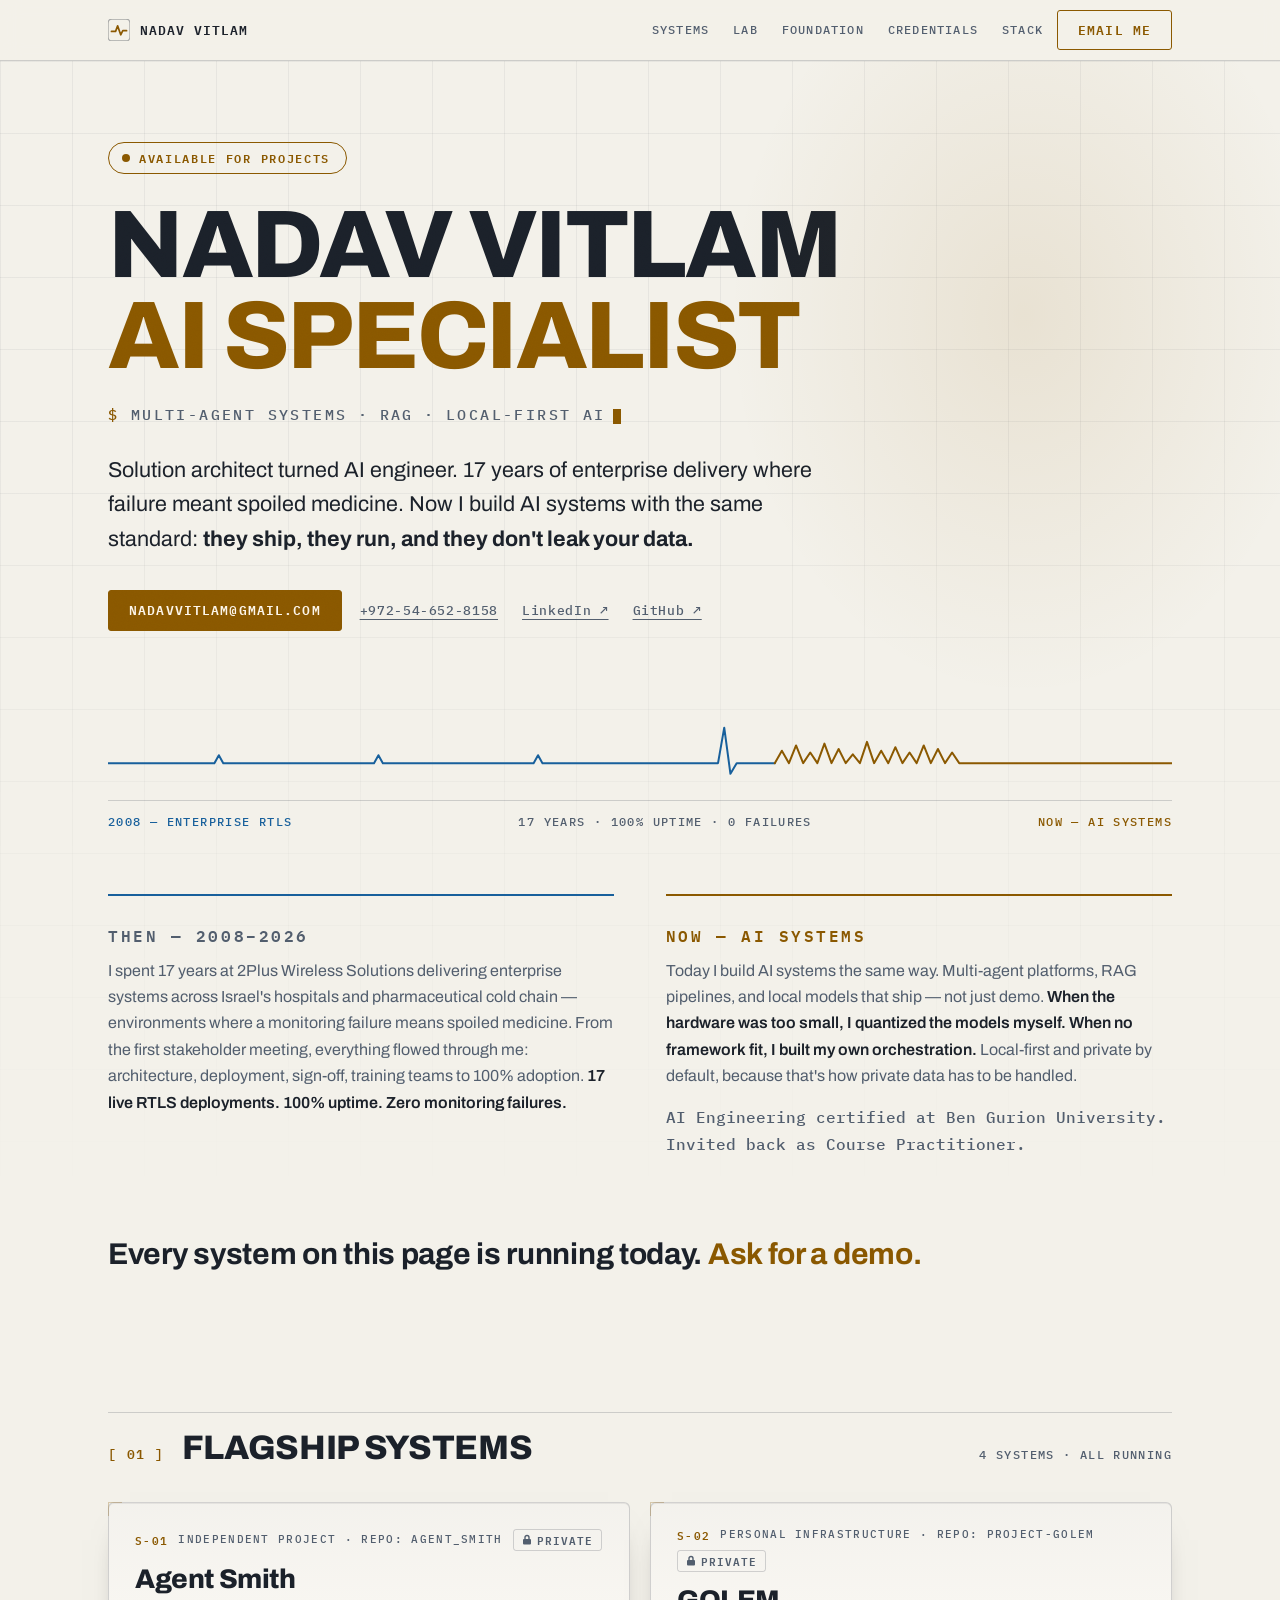
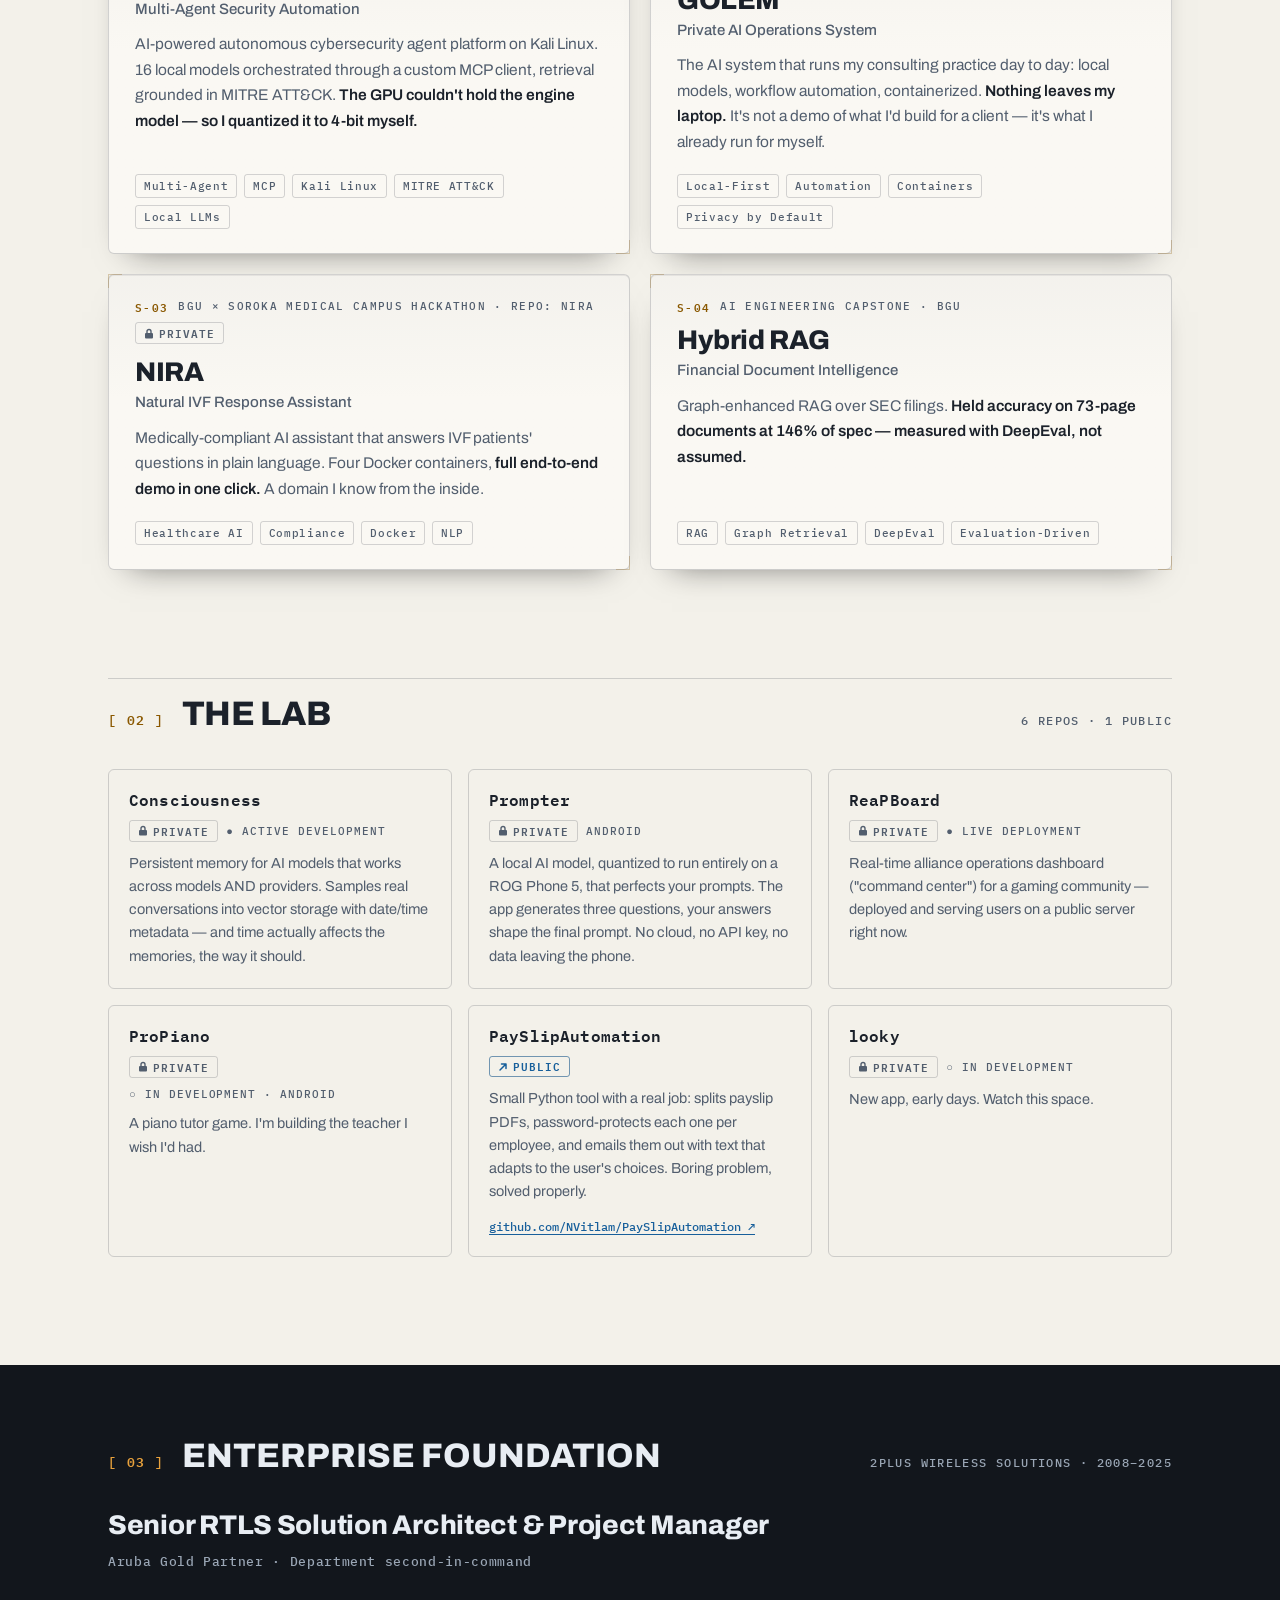
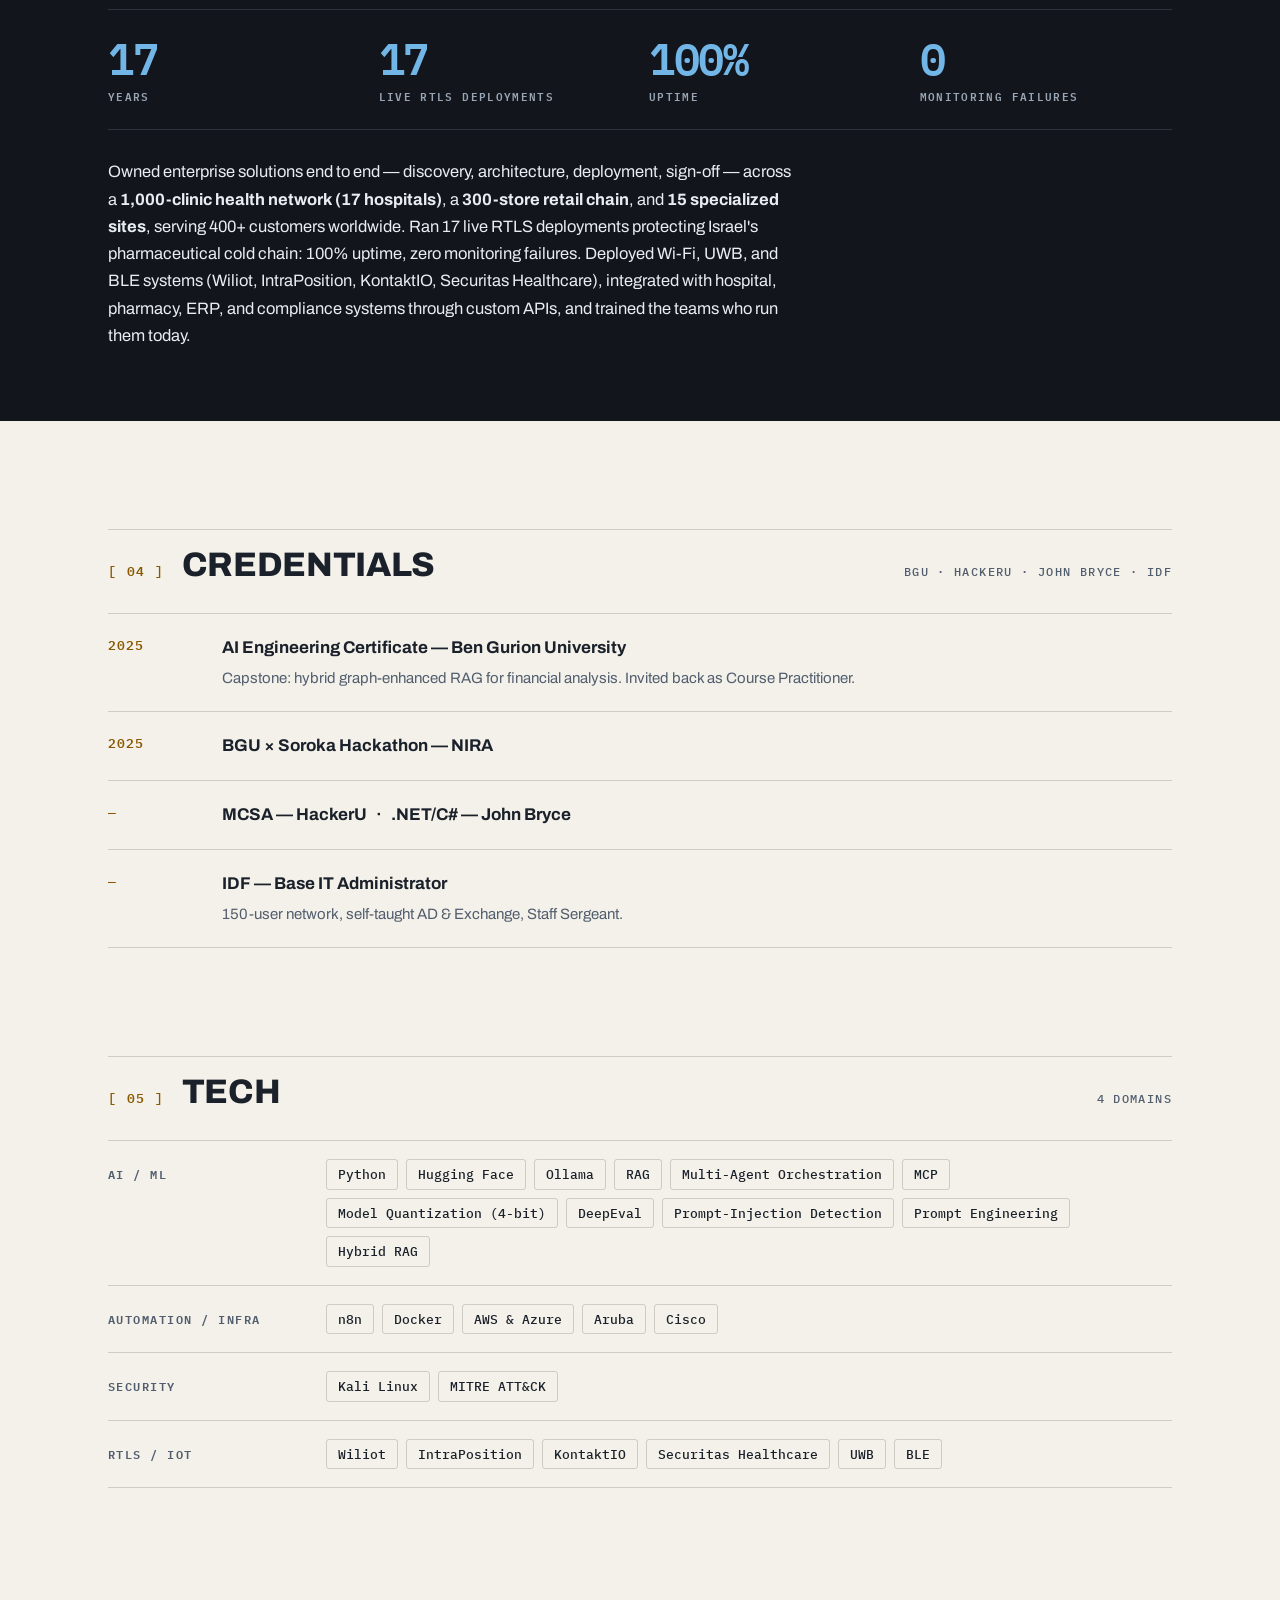
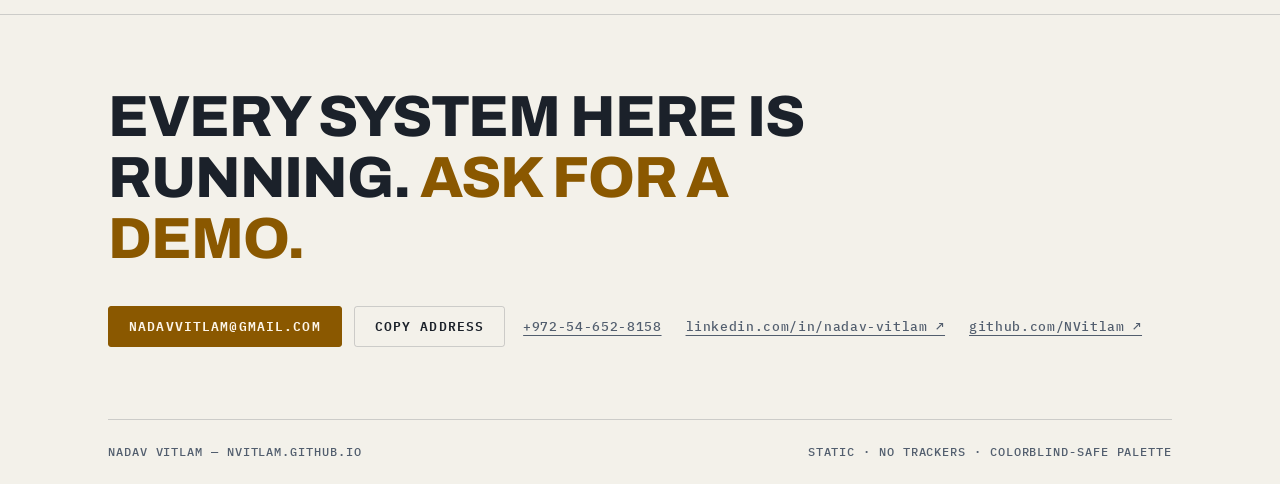
<file: index.html>
<!DOCTYPE html>
<!--
  NADAV VITLAM — AI SPECIALIST
  Hand-built static page. No framework, no build step, no trackers.
  Palette: Okabe-Ito derived (colorblind-safe). Type: Archivo + IBM Plex Mono.
  Every system described here is running. Ask for a demo: nadavvitlam@gmail.com
-->
<html lang="en">
<head>
<meta charset="utf-8">
<meta name="viewport" content="width=device-width, initial-scale=1">
<title>Nadav Vitlam — AI Specialist</title>
<meta name="description" content="Solution architect turned AI engineer. 17 years of enterprise delivery where failure meant spoiled medicine. Multi-agent systems, RAG, local-first AI — systems that ship, run, and don't leak your data.">
<link rel="canonical" href="https://nvitlam.github.io/">
<meta property="og:title" content="Nadav Vitlam — AI Specialist">
<meta property="og:description" content="Multi-Agent Systems · RAG · Local-First AI. 17 years of enterprise delivery behind it. Every system on this page is running — ask for a demo.">
<meta property="og:type" content="website">
<meta property="og:url" content="https://nvitlam.github.io/">
<meta property="og:image" content="https://nvitlam.github.io/assets/og.png">
<meta name="twitter:card" content="summary_large_image">
<meta name="color-scheme" content="dark light">
<meta name="theme-color" content="#0a0d11" media="(prefers-color-scheme: dark)">
<meta name="theme-color" content="#f3f1ea" media="(prefers-color-scheme: light)">
<link rel="icon" type="image/svg+xml" href="assets/favicon.svg">
<link rel="apple-touch-icon" href="assets/apple-touch-icon.png">
<link rel="preconnect" href="https://fonts.googleapis.com">
<link rel="preconnect" href="https://fonts.gstatic.com" crossorigin>
<link href="https://fonts.googleapis.com/css2?family=Archivo:wght@400;500;700;800&family=IBM+Plex+Mono:wght@400;500;600&display=swap" rel="stylesheet">
<script type="application/ld+json">
{"@context":"https://schema.org","@type":"Person","name":"Nadav Vitlam","jobTitle":"AI Specialist",
"description":"Solution architect turned AI engineer. Multi-agent systems, RAG, local-first AI.",
"email":"mailto:nadavvitlam@gmail.com","telephone":"+972-54-652-8158","url":"https://nvitlam.github.io/",
"sameAs":["https://www.linkedin.com/in/nadav-vitlam/","https://github.com/NVitlam"]}
</script>
<style>
:root{
  --bg:#0a0d11; --raised:#0e1319; --line:rgba(190,208,232,.15); --grid:rgba(160,180,210,.05);
  --text:#e8edf3; --muted:#9aa6b5; --faint:#77839325;
  --amber:#e8a13c; --amber-ink:#191006; --blue:#72b6e8;
  --slab-bg:#eae5d9; --slab-text:#181d24; --slab-muted:#4d5765; --slab-line:rgba(24,29,36,.2); --slab-accent:#8a5800; --slab-blue:#175f9b;
}
@media (prefers-color-scheme: light){
  :root{
    --bg:#f3f1ea; --raised:#faf8f3; --line:rgba(28,38,52,.18); --grid:rgba(28,38,52,.055);
    --text:#1b212a; --muted:#525e6e;
    --amber:#8a5800; --amber-ink:#fdf6ea; --blue:#175f9b;
    --slab-bg:#12161c; --slab-text:#e8edf3; --slab-muted:#9aa6b5; --slab-line:rgba(190,208,232,.16); --slab-accent:#e8a13c; --slab-blue:#72b6e8;
  }
}
*{margin:0;padding:0;box-sizing:border-box}
html{scroll-padding-top:84px}
@media (prefers-reduced-motion: no-preference){html{scroll-behavior:smooth}}
body{background:var(--bg);color:var(--text);font:400 17px/1.65 Archivo,system-ui,-apple-system,"Segoe UI",sans-serif;-webkit-font-smoothing:antialiased;text-rendering:optimizeLegibility}
.mono{font-family:"IBM Plex Mono",ui-monospace,SFMono-Regular,Menlo,monospace}
a{color:var(--blue);text-decoration:underline;text-underline-offset:3px;text-decoration-thickness:1px}
a:hover{color:var(--text)}
:focus-visible{outline:2px solid var(--blue);outline-offset:3px;border-radius:2px}
::selection{background:var(--amber);color:var(--amber-ink)}
.wrap{max-width:1160px;margin:0 auto;padding-inline:clamp(20px,5vw,48px)}
.skip{position:absolute;left:-999px;top:8px;background:var(--amber);color:var(--amber-ink);padding:10px 16px;z-index:99;text-decoration:none;font-weight:700}
.skip:focus{left:8px}

/* ---------- top bar ---------- */
.topbar{position:sticky;top:0;z-index:50;background:color-mix(in srgb,var(--bg) 82%,transparent);backdrop-filter:blur(10px);-webkit-backdrop-filter:blur(10px);border-bottom:1px solid var(--line)}
.topbar .wrap{display:flex;align-items:center;justify-content:space-between;gap:16px;height:60px}
.brand{display:flex;align-items:center;gap:10px;font:600 13px/1 "IBM Plex Mono",monospace;letter-spacing:.08em;color:var(--text);text-decoration:none}
.brand svg{display:block}
.nav{display:flex;align-items:center;gap:4px}
.nav a{font:500 12px/1 "IBM Plex Mono",monospace;letter-spacing:.1em;color:var(--muted);text-decoration:none;padding:14px 10px}
.nav a:hover{color:var(--text)}
.btn{display:inline-flex;align-items:center;gap:8px;white-space:nowrap;font:600 12.5px/1 "IBM Plex Mono",monospace;letter-spacing:.09em;text-transform:uppercase;text-decoration:none;padding:13px 20px;border:1px solid var(--amber);color:var(--amber);background:transparent;border-radius:3px;cursor:pointer;transition:background .15s,color .15s,transform .15s}
.btn:hover{background:var(--amber);color:var(--amber-ink);transform:translateY(-1px)}
.btn-solid{background:var(--amber);color:var(--amber-ink)}
.btn-solid:hover{filter:brightness(1.08)}
.btn-quiet{border-color:var(--line);color:var(--text)}
.btn-quiet:hover{background:var(--raised);color:var(--text);border-color:var(--muted)}

/* ---------- hero ---------- */
.hero{position:relative;padding:clamp(56px,9vh,110px) 0 24px;overflow:hidden}
.hero::before{content:"";position:absolute;inset:0;background-image:linear-gradient(var(--grid) 1px,transparent 1px),linear-gradient(90deg,var(--grid) 1px,transparent 1px);background-size:72px 72px;mask-image:linear-gradient(#000 30%,transparent 92%);-webkit-mask-image:linear-gradient(#000 30%,transparent 92%);pointer-events:none}
.hero>.wrap{position:relative}
.avail{display:inline-flex;align-items:center;gap:9px;white-space:nowrap;font:600 12px/1 "IBM Plex Mono",monospace;letter-spacing:.14em;color:var(--amber);border:1px solid var(--amber);border-radius:999px;padding:9px 16px 9px 13px}
.dot{width:8px;height:8px;border-radius:50%;background:currentColor;flex:none}
@media (prefers-reduced-motion: no-preference){
  .avail .dot{animation:pulse 2.2s ease-in-out infinite}
  @keyframes pulse{0%,100%{box-shadow:0 0 0 0 color-mix(in srgb,currentColor 45%,transparent)}55%{box-shadow:0 0 0 7px transparent}}
}
h1{font-weight:800;font-size:clamp(44px,7.6vw,96px);line-height:.95;letter-spacing:-.025em;text-transform:uppercase;margin-top:26px}
h1 .role{display:block;color:var(--amber)}
.h-sub{margin-top:22px;font:500 clamp(12px,1.6vw,15px)/1.5 "IBM Plex Mono",monospace;letter-spacing:.16em;color:var(--muted);text-transform:uppercase}
.quote{margin-top:26px;max-width:62ch;font-size:clamp(18px,2.2vw,21.5px);line-height:1.6;color:var(--text)}
.quote strong{font-weight:700}
.contact-row{display:flex;flex-wrap:wrap;align-items:center;gap:12px;margin-top:34px}
.mlink{font:500 13px/1 "IBM Plex Mono",monospace;letter-spacing:.05em;color:var(--muted);text-decoration:underline;text-underline-offset:4px;padding:14px 6px}
.mlink:hover{color:var(--text)}

/* ---------- trace ---------- */
.trace{margin-top:clamp(40px,7vh,72px)}
.trace svg{display:block;width:100%;height:auto}
.tr-a{stroke:var(--blue)}
.tr-b{stroke:var(--amber)}
.tr-a,.tr-b{fill:none;stroke-width:2;vector-effect:non-scaling-stroke;stroke-linejoin:round;stroke-linecap:round}
@media (prefers-reduced-motion: no-preference){
  .tr-a{stroke-dasharray:1;stroke-dashoffset:1;animation:draw 1.5s cubic-bezier(.4,0,.3,1) .2s forwards}
  .tr-b{stroke-dasharray:1;stroke-dashoffset:1;animation:draw 1.2s cubic-bezier(.4,0,.5,1) 1.6s forwards}
  @keyframes draw{to{stroke-dashoffset:0}}
}
.trace-labels{display:flex;justify-content:space-between;gap:12px;border-top:1px solid var(--line);padding-top:12px;font:500 11.5px/1.5 "IBM Plex Mono",monospace;letter-spacing:.12em;color:var(--muted);text-transform:uppercase}
.trace-labels .tl-b{color:var(--amber)}
.trace-labels .tl-a{color:var(--blue)}

/* ---------- then / now ---------- */
.arc{display:grid;grid-template-columns:1fr 1fr;gap:clamp(28px,4vw,56px);margin-top:clamp(48px,7vh,80px)}
.arc-col{border-top:2px solid var(--blue);padding-top:18px}
.arc-col.now{border-top-color:var(--amber)}
.arc-tag{font:600 12px/1 "IBM Plex Mono",monospace;letter-spacing:.16em;color:var(--blue);text-transform:uppercase}
.now .arc-tag{color:var(--amber)}
.arc-col p{margin-top:14px;color:var(--muted);font-size:16px}
.arc-col p strong{color:var(--text);font-weight:600}
.arc-note{margin-top:14px;font:500 12.5px/1.7 "IBM Plex Mono",monospace;color:var(--muted)}
.bridge{margin:clamp(56px,8vh,88px) 0 0;font-weight:700;font-size:clamp(21px,3vw,30px);letter-spacing:-.01em}
.bridge em{font-style:normal;color:var(--amber)}

/* ---------- sections ---------- */
.sec{margin-top:clamp(80px,12vh,130px)}
.sec-h{display:flex;align-items:baseline;gap:18px;border-top:1px solid var(--line);padding-top:16px}
.sec-no{font:600 13px/1 "IBM Plex Mono",monospace;color:var(--amber);letter-spacing:.1em}
.sec-h h2{font-size:clamp(24px,3.4vw,34px);font-weight:800;text-transform:uppercase;letter-spacing:-.01em;line-height:1.1}
.sec-meta{margin-left:auto;font:500 11.5px/1.4 "IBM Plex Mono",monospace;letter-spacing:.12em;color:var(--muted);text-transform:uppercase;text-align:right}

/* ---------- flagship ---------- */
.sysgrid{display:grid;grid-template-columns:1fr 1fr;gap:20px;margin-top:36px}
.syscard{position:relative;--mx:50%;--my:0px;border:1px solid var(--line);border-radius:6px;background:linear-gradient(180deg,color-mix(in srgb,var(--text) 3%,var(--raised)),var(--raised) 42%);box-shadow:inset 0 1px 0 color-mix(in srgb,var(--text) 7%,transparent),0 16px 32px -22px rgba(0,0,0,.6);padding:26px 26px 24px;display:flex;flex-direction:column;gap:14px;transition:transform .16s,border-color .16s}
.syscard:hover{transform:translateY(-3px);border-color:color-mix(in srgb,var(--amber) 55%,var(--line))}
.sc-top{display:flex;align-items:center;gap:10px;flex-wrap:wrap;font:600 11px/1 "IBM Plex Mono",monospace;letter-spacing:.12em;text-transform:uppercase}
.sc-id{color:var(--amber)}
.sc-origin{color:var(--muted);font-weight:500}
.badge{display:inline-flex;align-items:center;gap:5px;border:1px solid var(--line);border-radius:3px;padding:4.5px 8px;color:var(--muted);font:600 10.5px/1 "IBM Plex Mono",monospace;letter-spacing:.1em}
.badge svg{flex:none}
.badge-pub{color:var(--blue);border-color:color-mix(in srgb,var(--blue) 50%,var(--line))}
.syscard h3{font-size:clamp(22px,2.6vw,27px);font-weight:800;letter-spacing:-.015em;line-height:1.1}
.sc-what{display:block;font-size:15px;font-weight:500;color:var(--muted);letter-spacing:0;margin-top:6px}
.sc-body{color:var(--muted);font-size:15.5px}
.sc-body strong{color:var(--text);font-weight:600}
.tags{display:flex;flex-wrap:wrap;gap:7px;margin-top:auto;padding-top:6px}
.tag{font:500 11px/1 "IBM Plex Mono",monospace;letter-spacing:.06em;white-space:nowrap;color:var(--muted);border:1px solid var(--line);border-radius:3px;padding:5.5px 8px}

/* ---------- lab ---------- */
.labgrid{display:grid;grid-template-columns:repeat(3,1fr);gap:16px;margin-top:36px}
.labcard{border:1px solid var(--line);border-radius:6px;padding:20px;display:flex;flex-direction:column;gap:10px;background:transparent;transition:border-color .16s,transform .16s}
.labcard:hover{border-color:var(--muted);transform:translateY(-2px)}
.lab-name{font:600 15.5px/1.3 "IBM Plex Mono",monospace;letter-spacing:.01em;display:flex;align-items:center;gap:8px;flex-wrap:wrap}
.lab-meta{display:flex;align-items:center;gap:8px;flex-wrap:wrap;font:500 11px/1.5 "IBM Plex Mono",monospace;letter-spacing:.09em;color:var(--muted);text-transform:uppercase}
.lab-body{color:var(--muted);font-size:14.5px;line-height:1.6}
.lab-link{margin-top:auto;padding-top:4px;font:500 12px/1.6 "IBM Plex Mono",monospace;word-break:break-all}

/* ---------- foundation slab ---------- */
.slab{margin-top:clamp(80px,12vh,130px);background:var(--slab-bg);color:var(--slab-text)}
.slab .wrap{padding-block:clamp(52px,8vh,84px)}
.slab-h{display:flex;align-items:baseline;gap:18px;flex-wrap:wrap}
.slab .sec-no{color:var(--slab-accent)}
.slab h2{font-size:clamp(24px,3.4vw,34px);font-weight:800;text-transform:uppercase;line-height:1.1}
.slab-meta{margin-left:auto;font:500 11.5px/1.4 "IBM Plex Mono",monospace;letter-spacing:.12em;color:var(--slab-muted);text-transform:uppercase}
.slab-role{margin-top:34px;font-size:clamp(20px,2.6vw,27px);font-weight:800;letter-spacing:-.01em;line-height:1.25}
.slab-org{margin-top:8px;font:500 13px/1.7 "IBM Plex Mono",monospace;letter-spacing:.05em;color:var(--slab-muted)}
.slab-stats{display:grid;grid-template-columns:repeat(4,1fr);gap:18px;margin-top:36px;border-block:1px solid var(--slab-line);padding-block:26px}
.stat-n{font:600 clamp(28px,4vw,44px)/1 "IBM Plex Mono",monospace;letter-spacing:-.03em;color:var(--slab-blue)}
.stat-l{margin-top:8px;font:600 10.5px/1.5 "IBM Plex Mono",monospace;letter-spacing:.13em;color:var(--slab-muted);text-transform:uppercase}
.slab-body{margin-top:28px;max-width:76ch;color:var(--slab-text);font-size:16.5px}
.slab-body strong{font-weight:700}

/* ---------- credentials ---------- */
.credlist{margin-top:30px;border-top:1px solid var(--line)}
.cred{display:grid;grid-template-columns:96px 1fr;gap:18px;padding:20px 0;border-bottom:1px solid var(--line)}
.cred-yr{font:600 12.5px/1.9 "IBM Plex Mono",monospace;color:var(--amber);letter-spacing:.08em}
.cred-main{font-size:17px;font-weight:700}
.cred-sub{margin-top:4px;color:var(--muted);font-size:15px}

/* ---------- tech ---------- */
.trow{display:grid;grid-template-columns:200px 1fr;gap:18px;padding:18px 0;border-bottom:1px solid var(--line);align-items:baseline}
.techrows{margin-top:30px;border-top:1px solid var(--line)}
.tlabel{font:600 11.5px/1.6 "IBM Plex Mono",monospace;letter-spacing:.13em;color:var(--muted);text-transform:uppercase}
.chips{display:flex;flex-wrap:wrap;gap:8px}
.chip{font:500 12.5px/1 "IBM Plex Mono",monospace;white-space:nowrap;color:var(--text);border:1px solid var(--line);border-radius:3px;padding:8px 11px}

/* ---------- footer ---------- */
.cta{margin-top:clamp(90px,14vh,150px);border-top:1px solid var(--line);padding-top:clamp(48px,8vh,72px)}
.cta-h{font-size:clamp(30px,5.4vw,58px);font-weight:800;letter-spacing:-.02em;line-height:1.05;text-transform:uppercase;max-width:20ch}
.cta-h em{font-style:normal;color:var(--amber)}
.foot-row{display:flex;flex-wrap:wrap;align-items:center;gap:12px;margin-top:36px}
.microline{display:flex;flex-wrap:wrap;gap:8px 22px;justify-content:space-between;margin-top:clamp(48px,8vh,72px);padding-block:22px;border-top:1px solid var(--line);font:500 11.5px/1.7 "IBM Plex Mono",monospace;letter-spacing:.08em;color:var(--muted);text-transform:uppercase}

/* ---------- reveal ---------- */
.rv{opacity:1;transform:none}
.js .rv{opacity:0;transform:translateY(14px);transition:opacity .5s ease,transform .5s ease}
.js .rv.on{opacity:1;transform:none}
@media (prefers-reduced-motion: reduce){.js .rv{opacity:1;transform:none;transition:none}}

/* ---------- texture & depth ---------- */
body::after{content:"";position:fixed;inset:0;z-index:98;pointer-events:none;opacity:.05;mix-blend-mode:overlay;background-image:url("data:image/svg+xml,%3Csvg xmlns='http://www.w3.org/2000/svg' width='140' height='140'%3E%3Cfilter id='n'%3E%3CfeTurbulence type='fractalNoise' baseFrequency='.9' numOctaves='2'/%3E%3C/filter%3E%3Crect width='140' height='140' filter='url(%23n)'/%3E%3C/svg%3E")}
@media (prefers-color-scheme: light){body::after{opacity:.035}}
.hero::after{content:"";position:absolute;top:-22%;right:-12%;width:64%;height:85%;background:radial-gradient(closest-side,color-mix(in srgb,var(--amber) 10%,transparent),transparent 72%);pointer-events:none}
.sec-no::before{content:"[ "}.sec-no::after{content:" ]"}
.h-sub .prompt{color:var(--amber);user-select:none}
.caret{display:inline-block;width:.55em;height:1em;background:var(--amber);margin-left:7px;vertical-align:text-bottom}
@media (prefers-reduced-motion: no-preference){.caret{animation:blink 1.1s steps(1) infinite}@keyframes blink{50%{opacity:0}}}
.syscard::before,.syscard::after{content:"";position:absolute;width:13px;height:13px;border:1.5px solid color-mix(in srgb,var(--amber) 55%,transparent);opacity:.5;transition:opacity .16s}
.syscard::before{top:-1px;left:-1px;border-right:0;border-bottom:0}
.syscard::after{bottom:-1px;right:-1px;border-left:0;border-top:0}
.syscard:hover::before,.syscard:hover::after{opacity:1}
.syscard:hover{background-image:radial-gradient(260px circle at var(--mx) var(--my),color-mix(in srgb,var(--amber) 9%,transparent),transparent 68%),linear-gradient(180deg,color-mix(in srgb,var(--text) 3%,var(--raised)),var(--raised) 42%)}
.trace svg{cursor:pointer}

/* ---------- responsive ---------- */
@media (max-width:920px){
  .sysgrid{grid-template-columns:1fr}
  .labgrid{grid-template-columns:1fr 1fr}
  .slab-stats{grid-template-columns:repeat(2,1fr)}
  .nav a:not(.btn){display:none}
}
@media (max-width:640px){
  .labgrid{grid-template-columns:1fr}
  .arc{grid-template-columns:1fr}
  .trace-labels .tl-mid{display:none}
  .cred{grid-template-columns:1fr;gap:2px;padding:16px 0}
  .trow{grid-template-columns:1fr;gap:10px}
  .sec-meta{display:none}
  .slab-meta{margin-left:0;flex-basis:100%}
}
</style>
</head>
<body>
<a class="skip" href="#main">Skip to content</a>

<header class="topbar">
  <div class="wrap">
    <a class="brand" href="#top" aria-label="Nadav Vitlam — home">
      <svg width="22" height="22" viewBox="0 0 64 64" aria-hidden="true"><rect width="64" height="64" rx="12" fill="none" stroke="currentColor" stroke-width="4" opacity=".35"/><path d="M10 36h12l6-16 9 26 6-12h11" fill="none" stroke="var(--amber)" stroke-width="5" stroke-linecap="round" stroke-linejoin="round"/></svg>
      NADAV&nbsp;VITLAM
    </a>
    <nav class="nav" aria-label="Sections">
      <a href="#systems">SYSTEMS</a>
      <a href="#lab">LAB</a>
      <a href="#foundation">FOUNDATION</a>
      <a href="#credentials">CREDENTIALS</a>
      <a href="#tech">STACK</a>
      <button class="btn copy-email" type="button" aria-label="Copy email address to clipboard">Email me</button>
    </nav>
  </div>
</header>

<main id="main">
<!-- ================= HERO ================= -->
<section class="hero" id="top">
  <div class="wrap">
    <p class="avail"><span class="dot" aria-hidden="true"></span>AVAILABLE FOR PROJECTS</p>
    <h1>Nadav Vitlam <span class="role">AI Specialist</span></h1>
    <p class="h-sub"><span class="mono prompt" aria-hidden="true">$&nbsp;</span><span id="typeTarget">Multi-Agent Systems&ensp;·&ensp;RAG&ensp;·&ensp;Local-First AI</span><span class="caret" aria-hidden="true"></span></p>
    <p class="quote">Solution architect turned AI engineer. 17 years of enterprise delivery where failure meant spoiled medicine. Now I build AI systems with the same standard: <strong>they ship, they run, and they don't leak your data.</strong></p>
    <div class="contact-row">
      <button class="btn btn-solid copy-email" type="button" aria-label="Copy email address to clipboard">nadavvitlam@gmail.com</button>
      <a class="mlink" href="tel:+972546528158">+972-54-652-8158</a>
      <a class="mlink" href="https://www.linkedin.com/in/nadav-vitlam/">LinkedIn ↗</a>
      <a class="mlink" href="https://github.com/NVitlam">GitHub ↗</a>
    </div>

    <div class="trace" aria-hidden="true">
      <svg viewBox="0 0 1200 120" preserveAspectRatio="none">
        <path class="tr-a" pathLength="1" d="M0 78 H120 l5 -9 5 9 H300 l5 -9 5 9 H480 l5 -9 5 9 H688 l7 -40 7 52 7 -12 H752"/>
        <path class="tr-b" pathLength="1" d="M752 78 l8 -14 8 14 8 -20 8 20 8 -12 8 12 8 -22 8 22 8 -16 8 16 8 -10 8 10 8 -24 8 24 8 -14 8 14 8 -18 8 18 8 -12 8 12 8 -20 8 20 8 -16 8 16 8 -12 8 12 H1200"/>
      </svg>
      <div class="trace-labels">
        <span class="tl-a">2008 — Enterprise RTLS</span>
        <span class="tl-mid">17 years · 100% uptime · 0 failures</span>
        <span class="tl-b">Now — AI systems</span>
      </div>
    </div>

    <div class="arc">
      <div class="arc-col rv">
        <p class="arc-tag">Then — 2008–2026</p>
        <p>I spent 17 years at 2Plus Wireless Solutions delivering enterprise systems across Israel's hospitals and pharmaceutical cold chain — environments where a monitoring failure means spoiled medicine. From the first stakeholder meeting, everything flowed through me: architecture, deployment, sign-off, training teams to 100% adoption. <strong>17 live RTLS deployments. 100% uptime. Zero monitoring failures.</strong></p>
      </div>
      <div class="arc-col now rv">
        <p class="arc-tag">Now — AI systems</p>
        <p>Today I build AI systems the same way. Multi-agent platforms, RAG pipelines, and local models that ship — not just demo. <strong>When the hardware was too small, I quantized the models myself. When no framework fit, I built my own orchestration.</strong> Local-first and private by default, because that's how private data has to be handled.</p>
        <p class="arc-note">AI Engineering certified at Ben Gurion University.<br>Invited back as Course Practitioner.</p>
      </div>
    </div>

    <p class="bridge rv">Every system on this page is running today. <em>Ask for a demo.</em></p>
  </div>
</section>

<!-- ================= FLAGSHIP ================= -->
<section class="sec" id="systems">
  <div class="wrap">
    <header class="sec-h rv">
      <span class="sec-no">01</span>
      <h2>Flagship Systems</h2>
      <span class="sec-meta">4 systems · all running</span>
    </header>
    <div class="sysgrid">
      <article class="syscard rv">
        <div class="sc-top">
          <span class="sc-id">S-01</span>
          <span class="sc-origin">Independent project · repo: Agent_Smith</span>
          <span class="badge"><svg width="10" height="11" viewBox="0 0 10 11" aria-hidden="true"><rect x="1" y="5" width="8" height="5.5" rx="1" fill="currentColor"/><path d="M3 5V3.5a2 2 0 014 0V5" fill="none" stroke="currentColor" stroke-width="1.4"/></svg>PRIVATE</span>
        </div>
        <h3>Agent Smith <span class="sc-what">Multi-Agent Security Automation</span></h3>
        <p class="sc-body">AI-powered autonomous cybersecurity agent platform on Kali Linux. 16 local models orchestrated through a custom MCP client, retrieval grounded in MITRE ATT&amp;CK. <strong>The GPU couldn't hold the engine model — so I quantized it to 4-bit myself.</strong></p>
        <div class="tags"><span class="tag">Multi-Agent</span><span class="tag">MCP</span><span class="tag">Kali Linux</span><span class="tag">MITRE ATT&amp;CK</span><span class="tag">Local LLMs</span></div>
      </article>
      <article class="syscard rv">
        <div class="sc-top">
          <span class="sc-id">S-02</span>
          <span class="sc-origin">Personal infrastructure · repo: Project-GOLEM</span>
          <span class="badge"><svg width="10" height="11" viewBox="0 0 10 11" aria-hidden="true"><rect x="1" y="5" width="8" height="5.5" rx="1" fill="currentColor"/><path d="M3 5V3.5a2 2 0 014 0V5" fill="none" stroke="currentColor" stroke-width="1.4"/></svg>PRIVATE</span>
        </div>
        <h3>GOLEM <span class="sc-what">Private AI Operations System</span></h3>
        <p class="sc-body">The AI system that runs my consulting practice day to day: local models, workflow automation, containerized. <strong>Nothing leaves my laptop.</strong> It's not a demo of what I'd build for a client — it's what I already run for myself.</p>
        <div class="tags"><span class="tag">Local-First</span><span class="tag">Automation</span><span class="tag">Containers</span><span class="tag">Privacy by Default</span></div>
      </article>
      <article class="syscard rv">
        <div class="sc-top">
          <span class="sc-id">S-03</span>
          <span class="sc-origin">BGU × Soroka Medical Campus Hackathon · repo: NIRA</span>
          <span class="badge"><svg width="10" height="11" viewBox="0 0 10 11" aria-hidden="true"><rect x="1" y="5" width="8" height="5.5" rx="1" fill="currentColor"/><path d="M3 5V3.5a2 2 0 014 0V5" fill="none" stroke="currentColor" stroke-width="1.4"/></svg>PRIVATE</span>
        </div>
        <h3>NIRA <span class="sc-what">Natural IVF Response Assistant</span></h3>
        <p class="sc-body">Medically-compliant AI assistant that answers IVF patients' questions in plain language. Four Docker containers, <strong>full end-to-end demo in one click.</strong> A domain I know from the inside.</p>
        <div class="tags"><span class="tag">Healthcare AI</span><span class="tag">Compliance</span><span class="tag">Docker</span><span class="tag">NLP</span></div>
      </article>
      <article class="syscard rv">
        <div class="sc-top">
          <span class="sc-id">S-04</span>
          <span class="sc-origin">AI Engineering Capstone · BGU</span>
        </div>
        <h3>Hybrid RAG <span class="sc-what">Financial Document Intelligence</span></h3>
        <p class="sc-body">Graph-enhanced RAG over SEC filings. <strong>Held accuracy on 73-page documents at 146% of spec — measured with DeepEval, not assumed.</strong></p>
        <div class="tags"><span class="tag">RAG</span><span class="tag">Graph Retrieval</span><span class="tag">DeepEval</span><span class="tag">Evaluation-Driven</span></div>
      </article>
    </div>
  </div>
</section>

<!-- ================= LAB ================= -->
<section class="sec" id="lab">
  <div class="wrap">
    <header class="sec-h rv">
      <span class="sec-no">02</span>
      <h2>The Lab</h2>
      <span class="sec-meta">6 repos · 1 public</span>
    </header>
    <div class="labgrid">
      <article class="labcard rv">
        <h3 class="lab-name">Consciousness</h3>
        <p class="lab-meta"><span class="badge"><svg width="10" height="11" viewBox="0 0 10 11" aria-hidden="true"><rect x="1" y="5" width="8" height="5.5" rx="1" fill="currentColor"/><path d="M3 5V3.5a2 2 0 014 0V5" fill="none" stroke="currentColor" stroke-width="1.4"/></svg>PRIVATE</span> ● Active development</p>
        <p class="lab-body">Persistent memory for AI models that works across models AND providers. Samples real conversations into vector storage with date/time metadata — and time actually affects the memories, the way it should.</p>
      </article>
      <article class="labcard rv">
        <h3 class="lab-name">Prompter</h3>
        <p class="lab-meta"><span class="badge"><svg width="10" height="11" viewBox="0 0 10 11" aria-hidden="true"><rect x="1" y="5" width="8" height="5.5" rx="1" fill="currentColor"/><path d="M3 5V3.5a2 2 0 014 0V5" fill="none" stroke="currentColor" stroke-width="1.4"/></svg>PRIVATE</span> Android</p>
        <p class="lab-body">A local AI model, quantized to run entirely on a ROG Phone 5, that perfects your prompts. The app generates three questions, your answers shape the final prompt. No cloud, no API key, no data leaving the phone.</p>
      </article>
      <article class="labcard rv">
        <h3 class="lab-name">ReaPBoard</h3>
        <p class="lab-meta"><span class="badge"><svg width="10" height="11" viewBox="0 0 10 11" aria-hidden="true"><rect x="1" y="5" width="8" height="5.5" rx="1" fill="currentColor"/><path d="M3 5V3.5a2 2 0 014 0V5" fill="none" stroke="currentColor" stroke-width="1.4"/></svg>PRIVATE</span> ● Live deployment</p>
        <p class="lab-body">Real-time alliance operations dashboard ("command center") for a gaming community — deployed and serving users on a public server right now.</p>
      </article>
      <article class="labcard rv">
        <h3 class="lab-name">ProPiano</h3>
        <p class="lab-meta"><span class="badge"><svg width="10" height="11" viewBox="0 0 10 11" aria-hidden="true"><rect x="1" y="5" width="8" height="5.5" rx="1" fill="currentColor"/><path d="M3 5V3.5a2 2 0 014 0V5" fill="none" stroke="currentColor" stroke-width="1.4"/></svg>PRIVATE</span> ○ In development · Android</p>
        <p class="lab-body">A piano tutor game. I'm building the teacher I wish I'd had.</p>
      </article>
      <article class="labcard rv">
        <h3 class="lab-name">PaySlipAutomation</h3>
        <p class="lab-meta"><span class="badge badge-pub"><svg width="10" height="10" viewBox="0 0 10 10" aria-hidden="true"><path d="M2 8L8 2M3.5 2H8v4.5" fill="none" stroke="currentColor" stroke-width="1.5" stroke-linecap="round" stroke-linejoin="round"/></svg>PUBLIC</span></p>
        <p class="lab-body">Small Python tool with a real job: splits payslip PDFs, password-protects each one per employee, and emails them out with text that adapts to the user's choices. Boring problem, solved properly.</p>
        <p class="lab-link"><a href="https://github.com/NVitlam/PaySlipAutomation">github.com/NVitlam/PaySlipAutomation ↗</a></p>
      </article>
      <article class="labcard rv">
        <h3 class="lab-name">looky</h3>
        <p class="lab-meta"><span class="badge"><svg width="10" height="11" viewBox="0 0 10 11" aria-hidden="true"><rect x="1" y="5" width="8" height="5.5" rx="1" fill="currentColor"/><path d="M3 5V3.5a2 2 0 014 0V5" fill="none" stroke="currentColor" stroke-width="1.4"/></svg>PRIVATE</span> ○ In development</p>
        <p class="lab-body">New app, early days. Watch this space.</p>
      </article>
    </div>
  </div>
</section>

<!-- ================= FOUNDATION ================= -->
<section class="slab" id="foundation">
  <div class="wrap">
    <header class="slab-h rv">
      <span class="sec-no">03</span>
      <h2>Enterprise Foundation</h2>
      <span class="slab-meta">2Plus Wireless Solutions · 2008–2025</span>
    </header>
    <p class="slab-role rv">Senior RTLS Solution Architect &amp; Project Manager</p>
    <p class="slab-org rv">Aruba Gold Partner · Department second-in-command</p>
    <div class="slab-stats rv">
      <div class="stat"><div class="stat-n">17</div><div class="stat-l">Years</div></div>
      <div class="stat"><div class="stat-n">17</div><div class="stat-l">Live RTLS deployments</div></div>
      <div class="stat"><div class="stat-n">100%</div><div class="stat-l">Uptime</div></div>
      <div class="stat"><div class="stat-n">0</div><div class="stat-l">Monitoring failures</div></div>
    </div>
    <p class="slab-body rv">Owned enterprise solutions end to end — discovery, architecture, deployment, sign-off — across a <strong>1,000-clinic health network (17 hospitals)</strong>, a <strong>300-store retail chain</strong>, and <strong>15 specialized sites</strong>, serving 400+ customers worldwide. Ran 17 live RTLS deployments protecting Israel's pharmaceutical cold chain: 100% uptime, zero monitoring failures. Deployed Wi-Fi, UWB, and BLE systems (Wiliot, IntraPosition, KontaktIO, Securitas Healthcare), integrated with hospital, pharmacy, ERP, and compliance systems through custom APIs, and trained the teams who run them today.</p>
  </div>
</section>

<!-- ================= CREDENTIALS ================= -->
<section class="sec" id="credentials">
  <div class="wrap">
    <header class="sec-h rv">
      <span class="sec-no">04</span>
      <h2>Credentials</h2>
      <span class="sec-meta">BGU · HackerU · John Bryce · IDF</span>
    </header>
    <div class="credlist">
      <div class="cred rv">
        <div class="cred-yr">2025</div>
        <div>
          <div class="cred-main">AI Engineering Certificate — Ben Gurion University</div>
          <div class="cred-sub">Capstone: hybrid graph-enhanced RAG for financial analysis. Invited back as Course Practitioner.</div>
        </div>
      </div>
      <div class="cred rv">
        <div class="cred-yr">2025</div>
        <div>
          <div class="cred-main">BGU × Soroka Hackathon — NIRA</div>
        </div>
      </div>
      <div class="cred rv">
        <div class="cred-yr" aria-hidden="true">—</div>
        <div>
          <div class="cred-main">MCSA — HackerU&ensp;·&ensp;.NET/C# — John Bryce</div>
        </div>
      </div>
      <div class="cred rv">
        <div class="cred-yr" aria-hidden="true">—</div>
        <div>
          <div class="cred-main">IDF — Base IT Administrator</div>
          <div class="cred-sub">150-user network, self-taught AD &amp; Exchange, Staff Sergeant.</div>
        </div>
      </div>
    </div>
  </div>
</section>

<!-- ================= TECH ================= -->
<section class="sec" id="tech">
  <div class="wrap">
    <header class="sec-h rv">
      <span class="sec-no">05</span>
      <h2>Tech</h2>
      <span class="sec-meta">4 domains</span>
    </header>
    <div class="techrows">
      <div class="trow rv">
        <div class="tlabel">AI / ML</div>
        <div class="chips"><span class="chip">Python</span><span class="chip">Hugging Face</span><span class="chip">Ollama</span><span class="chip">RAG</span><span class="chip">Multi-Agent Orchestration</span><span class="chip">MCP</span><span class="chip">Model Quantization (4-bit)</span><span class="chip">DeepEval</span><span class="chip">Prompt-Injection Detection</span><span class="chip">Prompt Engineering</span><span class="chip">Hybrid RAG</span></div>
      </div>
      <div class="trow rv">
        <div class="tlabel">Automation / Infra</div>
        <div class="chips"><span class="chip">n8n</span><span class="chip">Docker</span><span class="chip">AWS &amp; Azure</span><span class="chip">Aruba</span><span class="chip">Cisco</span></div>
      </div>
      <div class="trow rv">
        <div class="tlabel">Security</div>
        <div class="chips"><span class="chip">Kali Linux</span><span class="chip">MITRE ATT&amp;CK</span></div>
      </div>
      <div class="trow rv">
        <div class="tlabel">RTLS / IoT</div>
        <div class="chips"><span class="chip">Wiliot</span><span class="chip">IntraPosition</span><span class="chip">KontaktIO</span><span class="chip">Securitas Healthcare</span><span class="chip">UWB</span><span class="chip">BLE</span></div>
      </div>
    </div>
  </div>
</section>

<!-- ================= CONTACT ================= -->
<footer class="cta" id="contact">
  <div class="wrap">
    <h2 class="cta-h rv">Every system here is running. <em>Ask for a demo.</em></h2>
    <div class="foot-row rv">
      <button class="btn btn-solid copy-email" type="button" aria-label="Copy email address to clipboard">nadavvitlam@gmail.com</button>
      <button class="btn btn-quiet" type="button" id="copyBtn" aria-label="Copy email address to clipboard">Copy address</button>
      <a class="mlink" href="tel:+972546528158">+972-54-652-8158</a>
      <a class="mlink" href="https://www.linkedin.com/in/nadav-vitlam/">linkedin.com/in/nadav-vitlam ↗</a>
      <a class="mlink" href="https://github.com/NVitlam">github.com/NVitlam ↗</a>
    </div>
    <div class="microline">
      <span>Nadav Vitlam — nvitlam.github.io</span>
      <span>Static · no trackers · colorblind-safe palette</span>
    </div>
  </div>
</footer>
</main>

<script>
document.documentElement.classList.add('js');
addEventListener('DOMContentLoaded',()=>{
  const els=document.querySelectorAll('.rv');
  if('IntersectionObserver' in window){
    const io=new IntersectionObserver(es=>es.forEach(e=>{if(e.isIntersecting){e.target.classList.add('on');io.unobserve(e.target)}}),{rootMargin:'0px 0px -8% 0px'});
    els.forEach(el=>io.observe(el));
  }else els.forEach(el=>el.classList.add('on'));
  const t=document.getElementById('typeTarget');
  if(t&&!matchMedia('(prefers-reduced-motion: reduce)').matches){
    const full=t.textContent;t.parentElement.setAttribute('aria-label',full);t.textContent='';let i=0;
    const tick=()=>{t.textContent=full.slice(0,++i);if(i<full.length)setTimeout(tick,26)};setTimeout(tick,350);
  }
  document.querySelectorAll('.syscard').forEach(c=>c.addEventListener('pointermove',e=>{
    const r=c.getBoundingClientRect();c.style.setProperty('--mx',(e.clientX-r.left)+'px');c.style.setProperty('--my',(e.clientY-r.top)+'px');
  }));
  const tr=document.querySelector('.trace svg');
  if(tr)tr.addEventListener('click',()=>tr.querySelectorAll('path').forEach(p=>{p.style.animation='none';p.getBoundingClientRect();p.style.animation=''}));
  document.querySelectorAll('.copy-email').forEach(b=>b.addEventListener('click',async()=>{
    const orig=b.textContent;
    try{await navigator.clipboard.writeText('nadavvitlam@gmail.com');b.textContent='Copied ✓'}
    catch{b.textContent='nadavvitlam@gmail.com'}
    setTimeout(()=>b.textContent=orig,2200);
  }));
  const btn=document.getElementById('copyBtn');
  if(btn)btn.addEventListener('click',async()=>{
    try{await navigator.clipboard.writeText('nadavvitlam@gmail.com');btn.textContent='Copied ✓'}
    catch{btn.textContent='nadavvitlam@gmail.com'}
    setTimeout(()=>btn.textContent='Copy address',2200);
  });
});
</script>
</body>
</html>
</file>
